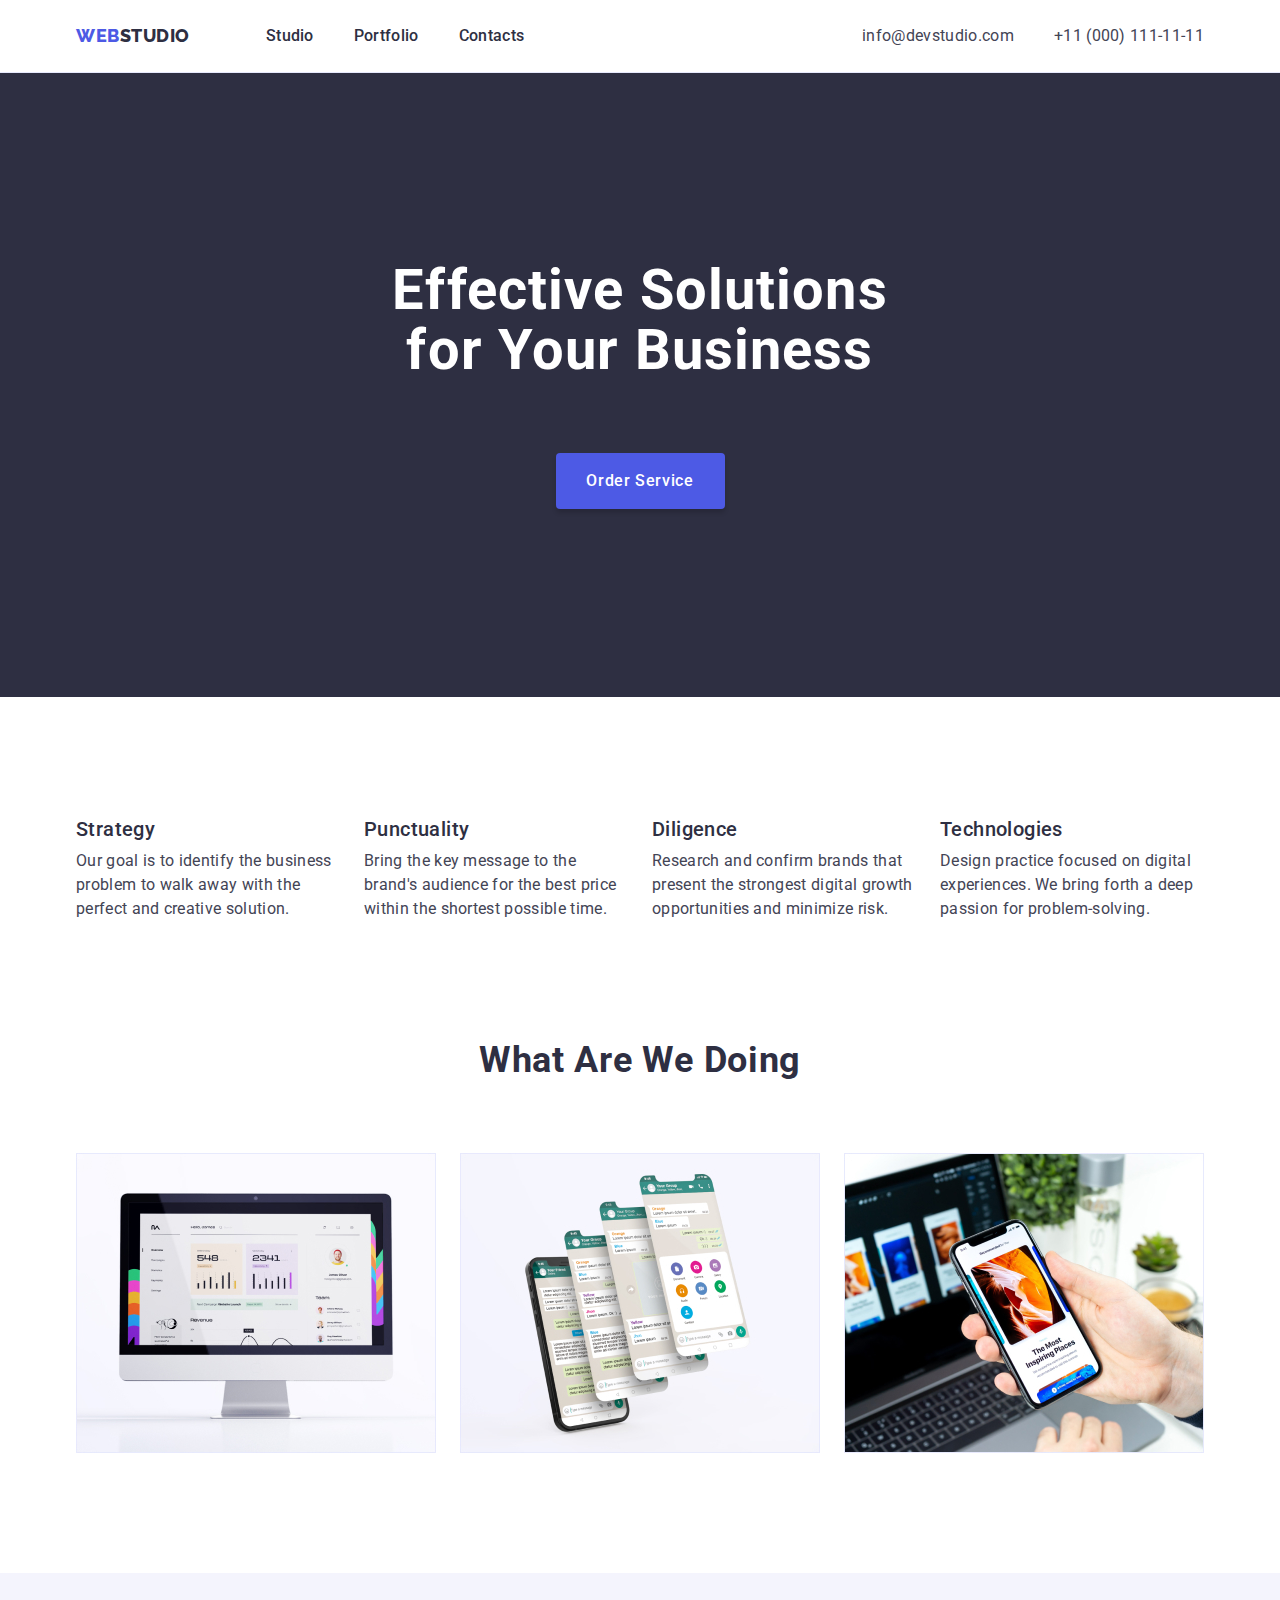
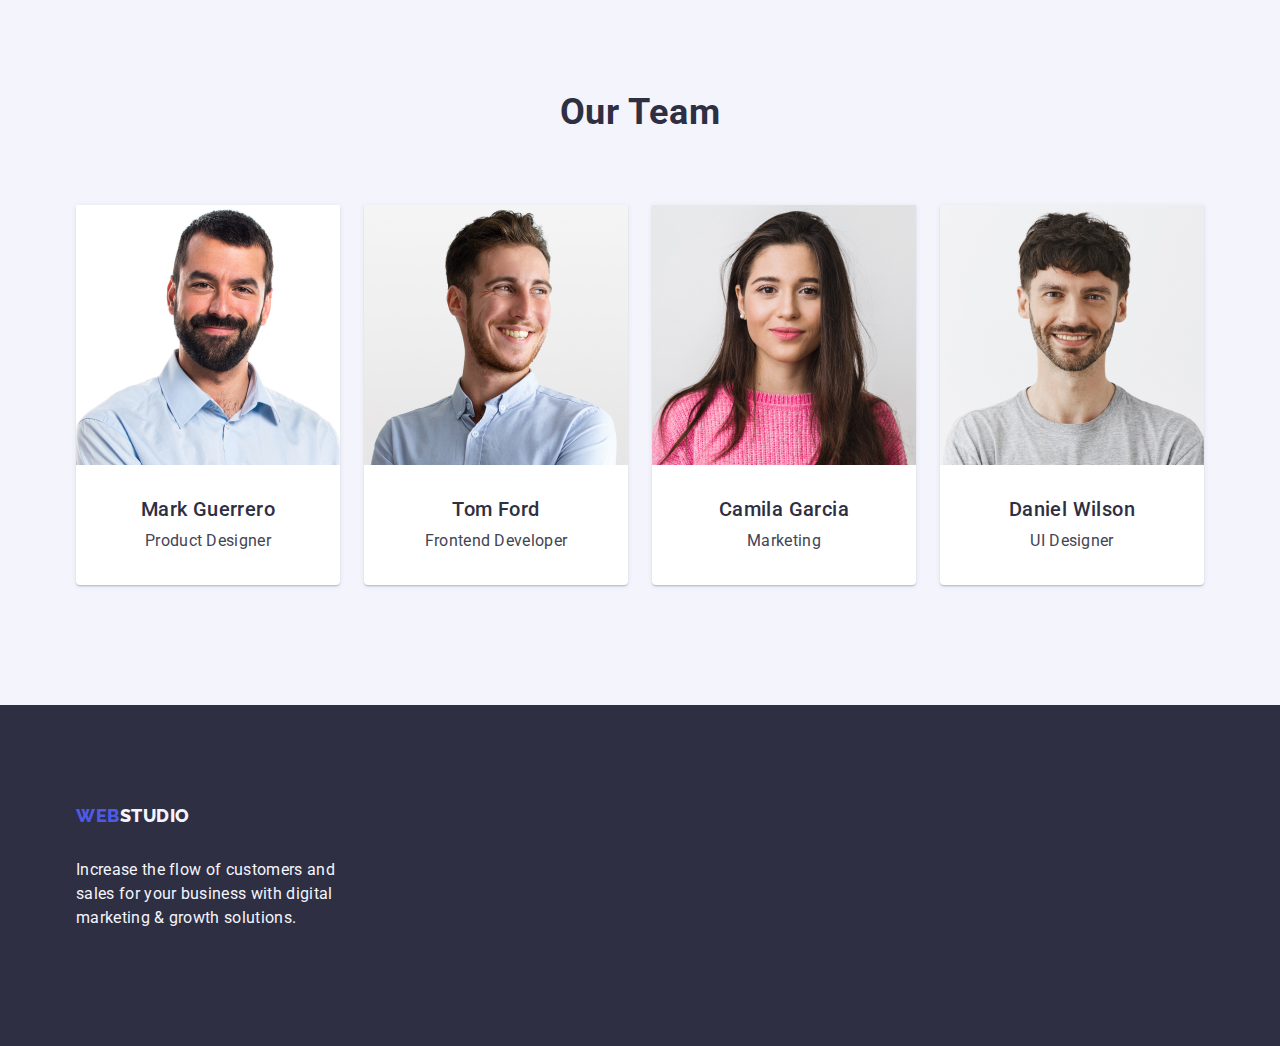
<file: index.html>
<!DOCTYPE html>
<html lang="en">
  <head>
    <meta charset="UTF-8" />
    <meta name="viewport" content="width=device-width, initial-scale=1.0" />
    <title>Document</title>
    <link
      rel="stylesheet"
      href="https://cdnjs.cloudflare.com/ajax/libs/modern-normalize/2.0.0/modern-normalize.min.css"
    />
    <link rel="stylesheet" href="./css/styles.css" />
    <link rel="preconnect" href="https://fonts.googleapis.com" />
    <link rel="preconnect" href="https://fonts.gstatic.com" crossorigin />
    <link
      href="https://fonts.googleapis.com/css2?family=Raleway:wght@800&display=swap"
      rel="stylesheet"
    />
    <link rel="preconnect" href="https://fonts.googleapis.com" />
    <link rel="preconnect" href="https://fonts.gstatic.com" crossorigin />
    <link
      href="https://fonts.googleapis.com/css2?family=Roboto:wght@400;500;700;900&display=swap"
      rel="stylesheet"
    />
  </head>

  <body>
    <header class="header">
      <div class="container flex">
        <nav class="nav-container">
          <a href="./index.html" class="logo link"
            >Web<span class="studio_logo">Studio</span></a
          >
          <ul class="nav-ul list">
            <li class="nav-ul-li">
              <a href="./index.html" class="header-nav-links link">Studio</a>
            </li>
            <li class="nav-ul-li">
              <a href="./portfolio.html" class="header-nav-links link"
                >Portfolio</a
              >
            </li>
            <li class="nav-ul-li">
              <a href="" class="header-nav-links link">Contacts</a>
            </li>
          </ul>
        </nav>
        <address class="header-address">
          <ul class="nav-ul-address list">
            <li>
              <a
                href="mailto:info@devstudio.com"
                class="header-nav-address link"
                >info@devstudio.com</a
              >
            </li>
            <li>
              <a href="tel:+110001111111" class="header-nav-address link"
                >+11 (000) 111-11-11</a
              >
            </li>
          </ul>
        </address>
      </div>
    </header>

    <main>
      <section class="welcome_section">
        <div class="div-hero container">
          <h1 class="welcome_title">Effective Solutions for Your Business</h1>
          <button type="button" class="welcome_section_button">
            Order Service
          </button>
        </div>
      </section>
      <section class="section_two">
        <div class="container">
          <h2 class="visually-hidden">Section 2</h2>
          <ul class="section_two_ul list">
            <li class="section_two_li">
              <h3 class="section_two_title">Strategy</h3>
              <p class="section_two_text">
                Our goal is to identify the business problem to walk away with
                the perfect and creative solution.
              </p>
            </li>
            <li class="section_two_li">
              <h3 class="section_two_title">Punctuality</h3>
              <p class="section_two_text">
                Bring the key message to the brand's audience for the best price
                within the shortest possible time.
              </p>
            </li>
            <li class="section_two_li">
              <h3 class="section_two_title">Diligence</h3>
              <p class="section_two_text">
                Research and confirm brands that present the strongest digital
                growth opportunities and minimize risk.
              </p>
            </li>
            <li class="section_two_li">
              <h3 class="section_two_title">Technologies</h3>
              <p class="section_two_text">
                Design practice focused on digital experiences. We bring forth a
                deep passion for problem-solving.
              </p>
            </li>
          </ul>
        </div>
      </section>

      <section class="section_three">
        <div class="section_three-div container">
          <h2 class="section_three_title">What are we doing</h2>
          <ul class="section_three_ul list">
            <li class="section_three_li">
              <img src="./images/screen.jpg" alt="screen" width="360" />
            </li>
            <li class="section_three_li">
              <img src="./images/phone.jpg" alt="phone" width="360" />
            </li>
            <li class="section_three_li">
              <img src="./images/site.jpg" alt="site" width="360" />
            </li>
          </ul>
        </div>
      </section>

      <section class="section_four">
        <div class="section_four-div container">
          <h2 class="section_four_main_title">Our Team</h2>
          <ul class="section-four-ul list">
            <li class="section_four_list">
              <img src="./images/member1.jpg" alt="Mark Guerrero" width="264" />
              <div class="member-container">
                <h3 class="section_four_member">Mark Guerrero</h3>
                <p class="section_four_text">Product Designer</p>
              </div>
            </li>
            <li class="section_four_list">
              <img src="./images/member2.jpg" alt="Tom Ford" width="264" />
              <div class="member-container">
                <h3 class="section_four_member">Tom Ford</h3>
                <p class="section_four_text">Frontend Developer</p>
              </div>
            </li>
            <li class="section_four_list">
              <img src="./images/member3.jpg" alt="Camila Garcia" width="264" />
              <div class="member-container">
                <h3 class="section_four_member">Camila Garcia</h3>
                <p class="section_four_text">Marketing</p>
              </div>
            </li>
            <li class="section_four_list">
              <img src="./images/member4.jpg" alt="Daniel Wilson" width="264" />
              <div class="member-container">
                <h3 class="section_four_member">Daniel Wilson</h3>
                <p class="section_four_text">UI Designer</p>
              </div>
            </li>
          </ul>
        </div>
      </section>
    </main>
    <footer class="footer">
      <div class="footer-div container">
        <a href="./index.html" class="footer-logo logo link"
          >Web<span class="studio_logo_footer">Studio</span></a
        >
        <p class="footer_p">
          Increase the flow of customers and sales for your business with
          digital marketing & growth solutions.
        </p>
      </div>
    </footer>
  </body>
</html>
</file>
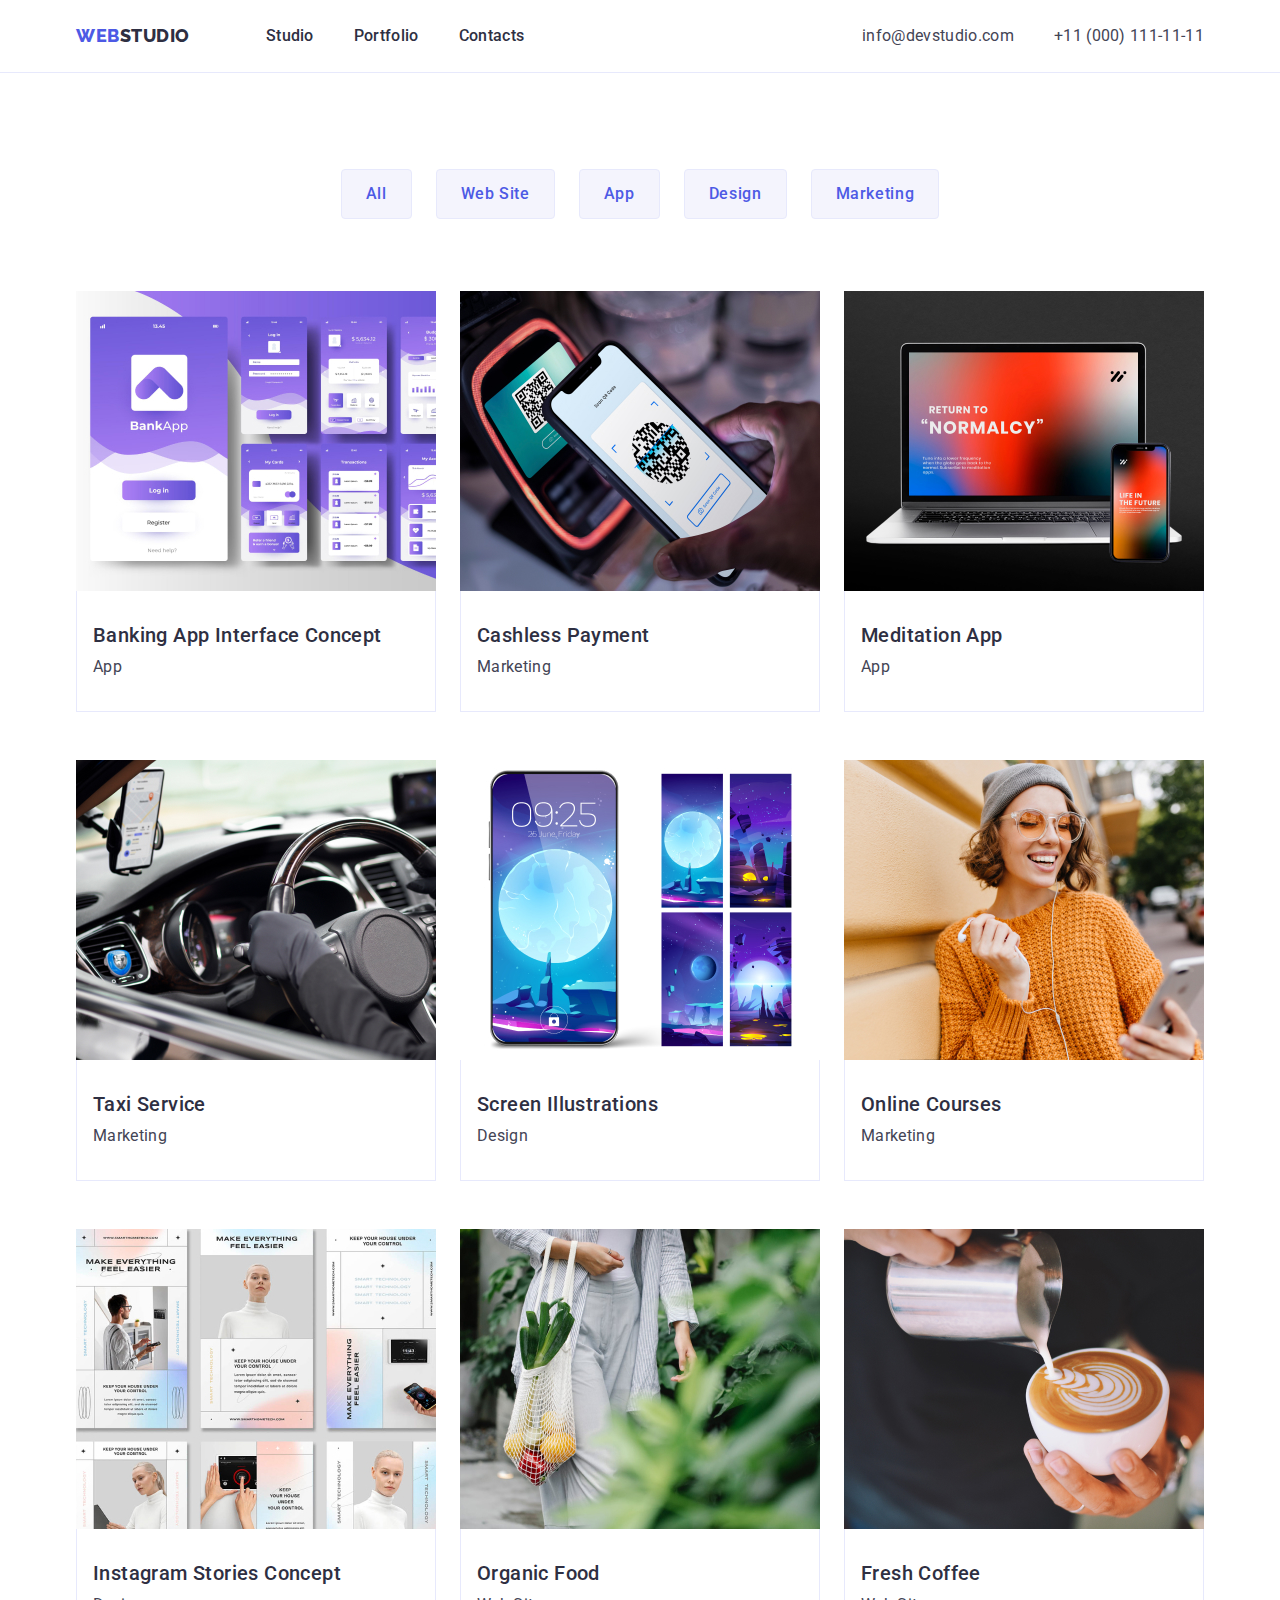
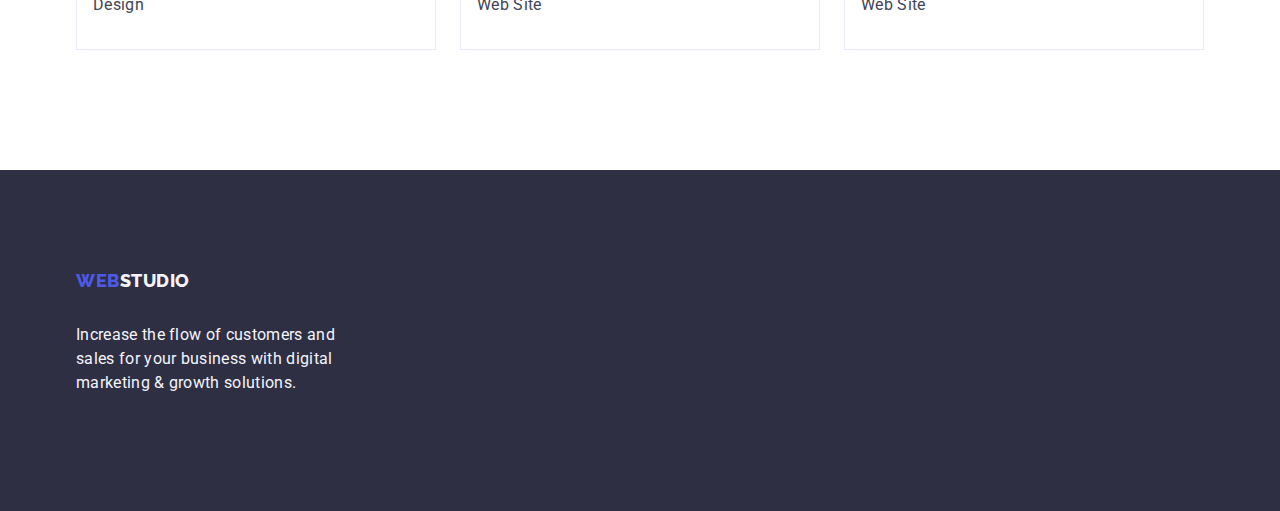
<file: portfolio.html>
<!DOCTYPE html>
<html lang="en">
  <head>
    <meta charset="UTF-8" />
    <meta name="viewport" content="width=device-width, initial-scale=1.0" />
    <title>Document</title>
    <link
      rel="stylesheet"
      href="https://cdnjs.cloudflare.com/ajax/libs/modern-normalize/2.0.0/modern-normalize.min.css"
    />
    <link rel="stylesheet" href="./css/styles.css" />
    <link rel="preconnect" href="https://fonts.googleapis.com" />
    <link rel="preconnect" href="https://fonts.gstatic.com" crossorigin />
    <link
      href="https://fonts.googleapis.com/css2?family=Raleway:wght@800&display=swap"
      rel="stylesheet"
    />
    <link rel="preconnect" href="https://fonts.googleapis.com" />
    <link rel="preconnect" href="https://fonts.gstatic.com" crossorigin />
    <link
      href="https://fonts.googleapis.com/css2?family=Roboto:wght@400;500;700;900&display=swap"
      rel="stylesheet"
    />
  </head>

  <body>
    <header class="header">
      <div class="container flex">
        <nav class="nav-container">
          <a href="./index.html" class="logo link"
            >Web<span class="studio_logo">Studio</span></a
          >
          <ul class="nav-ul list">
            <li class="nav-ul-li">
              <a href="./index.html" class="header-nav-links link">Studio</a>
            </li>
            <li class="nav-ul-li">
              <a href="./portfolio.html" class="header-nav-links link"
                >Portfolio</a
              >
            </li>
            <li class="nav-ul-li">
              <a href="" class="header-nav-links link">Contacts</a>
            </li>
          </ul>
        </nav>
        <address class="header-address">
          <ul class="nav-ul-address list">
            <li>
              <a
                href="mailto:info@devstudio.com"
                class="header-nav-address link"
                >info@devstudio.com</a
              >
            </li>
            <li>
              <a href="tel:+110001111111" class="header-nav-address link"
                >+11 (000) 111-11-11</a
              >
            </li>
          </ul>
        </address>
      </div>
    </header>

    <main>
      <section class="portfolio-section">
        <div class="portfolio-div container">
          <h1 class="visually-hidden">Portfolio</h1>
          <ul class="portfolio-btns-ul list">
            <li>
              <button type="button" class="portfolio-section-button">
                All
              </button>
            </li>
            <li>
              <button type="button" class="portfolio-section-button">
                Web Site
              </button>
            </li>
            <li>
              <button type="button" class="portfolio-section-button">
                App
              </button>
            </li>
            <li>
              <button type="button" class="portfolio-section-button">
                Design
              </button>
            </li>
            <li>
              <button type="button" class="portfolio-section-button">
                Marketing
              </button>
            </li>
          </ul>
          <ul class="portfolio-cards list">
            <li class="portfolio-card">
              <a href="" class="link">
                <img src="./images/project_img1.jpg" alt="baking" />
                <div class="card-link-container">
                  <h2 class="portfolio-list-title">
                    Banking App Interface Concept
                  </h2>
                  <p class="portfolio-list-desc">App</p>
                </div>
              </a>
            </li>
            <li class="portfolio-card">
              <a href="" class="link">
                <img
                  src="./images/project_img2.jpg"
                  alt="payment"
                  width="360"
                />
                <div class="card-link-container">
                  <h2 class="portfolio-list-title">Cashless Payment</h2>
                  <p class="portfolio-list-desc">Marketing</p>
                </div>
              </a>
            </li>
            <li class="portfolio-card">
              <a href="" class="link">
                <img
                  src="./images/project_img3.jpg"
                  alt="meditation"
                  width="360"
                />
                <div class="card-link-container">
                  <h2 class="portfolio-list-title">Meditation App</h2>
                  <p class="portfolio-list-desc">App</p>
                </div>
              </a>
            </li>
            <li class="portfolio-card">
              <a href="" class="link">
                <img src="./images/project_img4.jpg" alt="taxi" width="360" />
                <div class="card-link-container">
                  <h2 class="portfolio-list-title">Taxi Service</h2>
                  <p class="portfolio-list-desc">Marketing</p>
                </div>
              </a>
            </li>
            <li class="portfolio-card">
              <a href="" class="link">
                <img
                  src="./images/project_img5.jpg"
                  alt="illustration"
                  width="360"
                />
                <div class="card-link-container">
                  <h2 class="portfolio-list-title">Screen Illustrations</h2>
                  <p class="portfolio-list-desc">Design</p>
                </div>
              </a>
            </li>
            <li class="portfolio-card">
              <a href="" class="link">
                <img
                  src="./images/project_img6.jpg"
                  alt="courses"
                  width="360"
                />
                <div class="card-link-container">
                  <h2 class="portfolio-list-title">Online Courses</h2>
                  <p class="portfolio-list-desc">Marketing</p>
                </div>
              </a>
            </li>
            <li class="portfolio-card">
              <a href="" class="link">
                <img
                  src="./images/project_img7.jpg"
                  alt="instagram"
                  width="360"
                />
                <div class="card-link-container">
                  <h2 class="portfolio-list-title">
                    Instagram Stories Concept
                  </h2>
                  <p class="portfolio-list-desc">Design</p>
                </div>
              </a>
            </li>
            <li class="portfolio-card">
              <a href="" class="link">
                <img src="./images/project_img8.jpg" alt="food" width="360" />
                <div class="card-link-container">
                  <h2 class="portfolio-list-title">Organic Food</h2>
                  <p class="portfolio-list-desc">Web Site</p>
                </div>
              </a>
            </li>
            <li class="portfolio-card">
              <a href="" class="link">
                <img src="./images/project_img9.jpg" alt="coffee" width="360" />
                <div class="card-link-container">
                  <h2 class="portfolio-list-title">Fresh Coffee</h2>
                  <p class="portfolio-list-desc">Web Site</p>
                </div>
              </a>
            </li>
          </ul>
        </div>
      </section>
    </main>

    <footer class="footer">
      <div class="footer-div container">
        <a href="./index.html" class="footer-logo logo link"
          >Web<span class="studio_logo_footer">Studio</span></a
        >
        <p class="footer_p">
          Increase the flow of customers and sales for your business with
          digital marketing & growth solutions.
        </p>
      </div>
    </footer>
  </body>
</html>
</file>
<file: css/styles.css>
/**General**/

:root {
  --primary-font: 'Roboto', sans-serif;
  --primary-text-color: #434455;
  --primary-white-color: #ffffff;
  --primary-logo-color: #4d5ae5;
  --footer-background-color: #2e2f42;
  --footer-text-color: #f4f4fd;
}

body {
  font-family: 'Roboto', sans-serif;
  color: var(--primary-text-color);
  background-color: #ffffff;
}

h2 {
  text-align: center;
  color: #2e2f42;
  font-size: 36px;
  text-transform: capitalize;
  line-height: 40px;
  letter-spacing: 0.72px;
}

h1,
h2,
h3 {
  margin: 0;
}

img {
  display: block;
}

ul {
  padding: 0;
  margin: 0;
}

.link {
  text-decoration: none;
}

.list {
  list-style: none;
}

.visually-hidden {
  position: absolute;
  width: 1px;
  height: 1px;
  margin: -1px;
  border: 0;
  padding: 0;
  white-space: nowrap;
  clip-path: inset(100%);
  clip: rect(0 0 0 0);
  overflow: hidden;
}

/**Logo**/

.logo {
  display: inline-block;
  font-family: 'Raleway', sans-serif;
  font-weight: 800;
  font-size: 18px;
  line-height: 1.17;
  letter-spacing: 0.03em;
  text-transform: uppercase;
  color: var(--primary-logo-color);
  margin-right: 76px;
}

.studio_logo {
  color: #2e2f42;
}

.studio_logo_footer {
  color: #f4f4fd;
  font-size: 18px;
  font-family: Raleway;
  font-weight: 800;
  text-transform: uppercase;
  line-height: 21px;
  letter-spacing: 0.54px;
}

.container {
  width: 1158px;
  padding: 0 15px;
  margin: 0 auto;
}

.flex {
  display: flex;
}

/**Header**/

.header {
  border-bottom: 1px solid #e7e9fc;
  padding: 24px 0;
}

.nav-container {
  display: flex;
  justify-content: space-around;
  align-items: center;
}

.nav-ul {
  display: flex;
  flex-direction: row;
  gap: 40px;
  margin: 0;
}

.nav-ul-address {
  display: flex;
  flex-direction: row;
  gap: 40px;
  margin: 0;
}

.header-address {
  margin-left: auto;
}

.header-nav-links {
  color: #2e2f42;
  font-size: 16px;
  font-weight: 500;
  line-height: 1.5;
  letter-spacing: 0.02em;
  padding: 24px 0;
}

.header-nav-links:hover {
  color: #404bbf;
}

.header-nav-links:focus {
  color: #404bbf;
}

.header-nav-address {
  color: #434455;
  font-size: 16px;
  line-height: 24px;
  letter-spacing: 0.32px;
  font-style: normal;
}

.header-nav-address:hover {
  color: #404bbf;
}

.header-nav-address:focus {
  color: #404bbf;
}

/**Main**/

/**Section_1**/
.welcome_section {
  background-color: #2e2f42;
  padding: 188px 0;
}

.div-hero {
  display: flex;
  justify-content: center;
  align-items: center;
  flex-direction: column;
}

.welcome_title {
  max-width: 496px;
  text-align: center;
  color: white;
  font-size: 56px;
  line-height: 1.07;
  letter-spacing: 0.02em;
  margin: 0;
  margin-bottom: 72px;
}

.welcome_section_button {
  display: block;
  min-width: 169px;
  height: 56px;
  font-family: 'Roboto', sans-serif;
  color: white;
  font-weight: 500;
  font-size: 16px;
  line-height: 24px;
  letter-spacing: 0.64px;
  cursor: pointer;
  border-radius: 4px;
  background: #4d5ae5;
  box-shadow: 0px 4px 4px 0px rgba(0, 0, 0, 0.15);
  border: none;
}

.welcome_section_button:hover {
  background-color: #404bbf;
}
.welcome_section_button:focus {
  background-color: #404bbf;
}

/**Section_2**/

.section_two {
  padding: 120px 0;
}

.section_two_ul {
  display: flex;
  gap: 24px;
}

.section_two_li {
  width: calc((100% - 72px) / 4);
}

.section_two_title {
  color: #2e2f42;
  font-weight: 500;
  font-size: 20px;
  line-height: 1.2;
  letter-spacing: 0.02em;
  margin-bottom: 8px;
  margin-top: 0;
}

.section_two_text {
  font-size: 16px;
  line-height: 1.5;
  letter-spacing: 0.02em;
  margin: 0;
}

/**Section_3**/

.section_three {
  padding-bottom: 120px;
}

.section_three-div {
  flex-direction: column;
}

.section_three_title {
  text-align: center;
  color: #2e2f42;
  font-size: 36px;
  text-transform: capitalize;
  line-height: 1.11;
  letter-spacing: 0.02em;
  margin-bottom: 72px;
}

.section_three_ul {
  display: flex;
  gap: 24px;
  padding: 0;
  margin: 0;
}

.section_three_li {
  width: calc((100% - 48px) / 3);
}

/**Section_4**/
.section_four {
  background: #f4f4fd;
  padding: 120px 0;
}

.section_four-div {
  flex-direction: column;
}

.section_four_main_title {
  text-align: center;
  color: #2e2f42;
  font-size: 36px;
  text-transform: capitalize;
  line-height: 1.11;
  letter-spacing: 0.02em;
  margin-top: 0;
  margin-bottom: 72px;
}

.section-four-ul {
  display: flex;
  gap: 24px;
  margin: 0;
  padding: 0;
}

.member-container {
  padding: 32px 0;
}

.section_four_member {
  color: #2e2f42;
  font-weight: 500;
  font-size: 20px;
  line-height: 1.2;
  letter-spacing: 0.02em;
  text-align: center;
  margin-bottom: 8px;
  margin-top: 0;
}

.section_four_text {
  font-size: 16px;
  line-height: 1.5;
  letter-spacing: 0.02em;
  color: #434455;
  margin: 0;
  text-align: center;
}

.section_four_list {
  background-color: var(--primary-white-color);
  width: calc((100% - 72px) / 4);
  box-shadow: 0px 2px 1px 0px rgba(46, 47, 66, 0.08),
    0px 1px 1px 0px rgba(46, 47, 66, 0.16),
    0px 1px 6px 0px rgba(46, 47, 66, 0.08);
  border-radius: 0px 0px 4px 4px;
}

/**Footer**/
.footer {
  background-color: var(--footer-background-color);
  padding: 100px 0;
}

.footer-div {
  flex-direction: column;
}

.footer-logo {
  display: inline-block;
  margin-bottom: 16px;
  margin-right: 0;
}

.footer_p {
  color: var(--footer-text-color);
  font-size: 16px;
  line-height: 1.5;
  letter-spacing: 0.02em;
  max-width: 264px;
}

/**Portfolio**/

.portfolio-section {
  padding-top: 96px;
  padding-bottom: 120px;
}

.portfolio-div {
  flex-direction: column;
}

.portfolio-btns-ul {
  display: flex;
  justify-content: center;
  gap: 24px;
  margin-bottom: 72px;
}

.portfolio-section-button {
  font-family: 'Roboto', sans-serif;
  background: #f4f4fd;
  color: var(--primary-logo-color);
  background-color: var(--footer-text-color);
  font-weight: 500;
  font-size: 16px;
  line-height: 1.5;
  letter-spacing: 0.04em;
  cursor: pointer;
  padding: 12px 24px;
  border: 1px solid #e7e9fc;
  border-radius: 4px;
}

.portfolio-section-button:hover {
  color: #ffffff;
  background-color: #404bbf;
  border: 1px solid transparent;
  box-shadow: 0px 2px 2px 0px rgba(0, 0, 0, 0.12),
    0px 2px 1px 0px rgba(0, 0, 0, 0.08), 0px 3px 1px 0px rgba(0, 0, 0, 0.1);
}

.portfolio-section-button:focus {
  color: #ffffff;
  background-color: #404bbf;
  border: 1px solid transparent;
  box-shadow: 0px 2px 2px 0px rgba(0, 0, 0, 0.12),
    0px 2px 1px 0px rgba(0, 0, 0, 0.08), 0px 3px 1px 0px rgba(0, 0, 0, 0.1);
}

.portfolio-list-title {
  font-weight: 500;
  font-size: 20px;
  line-height: 1.2;
  letter-spacing: 0.02em;
  color: var(--footer-background-color);
  margin-bottom: 8px;
  margin-top: 0px;
  text-align: start;
}

.portfolio-cards {
  display: flex;
  flex-wrap: wrap;
  column-gap: 24px;
  row-gap: 48px;
  padding: 0;
  margin: 0;
}

.portfolio-card {
  width: calc((100% - 48px) / 3);
}

.card-link-container {
  padding: 32px 16px;
  border: 1px solid #e7e9fc;
  border-top: none;
}

.portfolio-list-desc {
  font-size: 16px;
  line-height: 1.5;
  letter-spacing: 0.02em;
  color: var(--primary-text-color);
  margin: 0;
}
</file>
